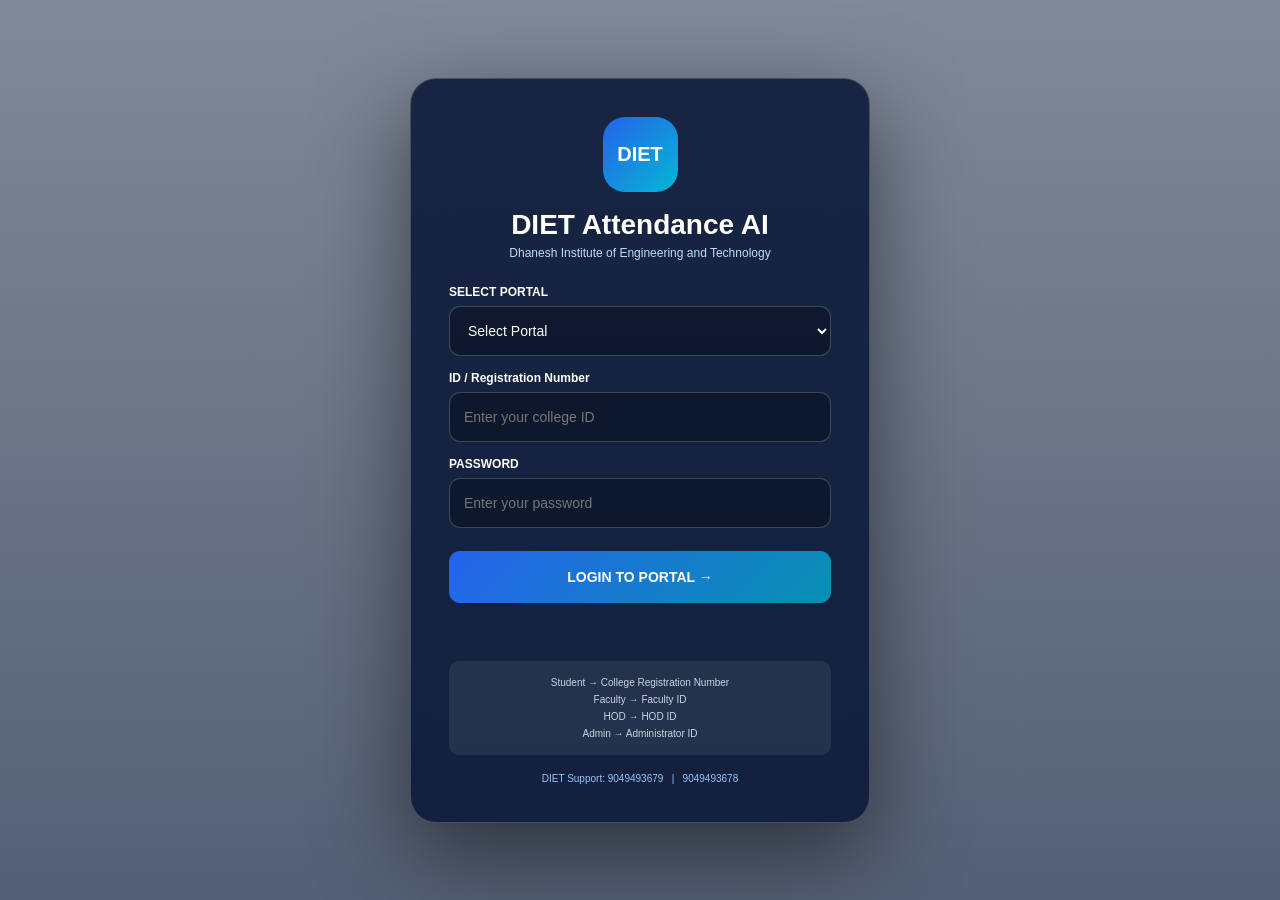
<file: backend/src/main/resources/static/login.html>
<!DOCTYPE html>
<html lang="en">

<head>

<meta charset="UTF-8">

<meta
    name="viewport"
    content="width=device-width, initial-scale=1.0"
>

<title>
DIET Attendance AI - Login
</title>


<style>

* {
    box-sizing: border-box;
}


html,
body {

    margin: 0;

    min-height: 100%;

    font-family:
        "Segoe UI",
        Arial,
        sans-serif;

}


body {

    min-height: 100vh;

    display: flex;

    align-items: center;

    justify-content: center;

    padding: 20px;

    color: white;

    background:

        linear-gradient(
            rgba(3, 20, 50, .50),
            rgba(3, 20, 50, .68)
        ),

        url(
            "https://images.unsplash.com/photo-1562774053-701939374585?auto=format&fit=crop&w=2400&q=95"
        )
        center / cover fixed no-repeat;

}


.login-card {

    width: 100%;

    max-width: 460px;

    padding: 38px;

    border-radius: 26px;

    background:
        rgba(10, 25, 55, .88);

    border:
        1px solid
        rgba(255,255,255,.20);

    box-shadow:
        0 30px 90px
        rgba(0,0,0,.50);

    backdrop-filter:
        blur(20px);

}


.logo {

    width: 75px;

    height: 75px;

    margin: auto;

    display: flex;

    align-items: center;

    justify-content: center;

    border-radius: 22px;

    background:
        linear-gradient(
            135deg,
            #2563eb,
            #06b6d4
        );

    font-weight: 900;

    font-size: 20px;

}


h1 {

    text-align: center;

    margin:
        17px 0 5px;

    font-size: 28px;

}


.subtitle {

    text-align: center;

    color: #bfdbfe;

    font-size: 12px;

    margin-bottom: 25px;

}


label {

    display: block;

    margin:
        15px 0 7px;

    font-size: 12px;

    font-weight: 800;

}


input,
select {

    width: 100%;

    height: 50px;

    padding:
        0 14px;

    border-radius: 11px;

    border:
        1px solid
        rgba(255,255,255,.20);

    outline: none;

    background:
        rgba(0,0,0,.30);

    color: white;

    font-size: 14px;

}


select option {

    color: black;

    background: white;

}


input:focus,
select:focus {

    border-color:
        #38bdf8;

    box-shadow:
        0 0 0 3px
        rgba(56,189,248,.15);

}


button {

    cursor: pointer;

}


.login-button {

    width: 100%;

    height: 52px;

    margin-top: 23px;

    border: 0;

    border-radius: 11px;

    background:
        linear-gradient(
            135deg,
            #2563eb,
            #0891b2
        );

    color: white;

    font-size: 14px;

    font-weight: 900;

}


.login-button:disabled {

    opacity: .60;

    cursor: wait;

}


#message {

    min-height: 24px;

    margin-top: 16px;

    text-align: center;

    font-size: 12px;

    font-weight: 700;

}


.info {

    margin-top: 18px;

    padding: 13px;

    border-radius: 10px;

    background:
        rgba(255,255,255,.07);

    color: #cbd5e1;

    text-align: center;

    font-size: 10px;

    line-height: 1.7;

}


.contact {

    margin-top: 18px;

    text-align: center;

    color: #93c5fd;

    font-size: 10px;

}


</style>

</head>


<body>


<div class="login-card">


<div class="logo">
DIET
</div>


<h1>
DIET Attendance AI
</h1>


<div class="subtitle">
Dhanesh Institute of Engineering and Technology
</div>


<form id="loginForm">


<label for="role">
SELECT PORTAL
</label>


<select
    id="role"
    required
>

<option value="">
Select Portal
</option>

<option value="STUDENT">
Student
</option>

<option value="FACULTY">
Faculty
</option>

<option value="HOD">
HOD
</option>

<option value="ADMIN">
Administrator
</option>

</select>


<label for="id">
ID / Registration Number
</label>


<input
    id="id"
    type="text"
    placeholder="Enter your college ID"
    autocomplete="username"
    required
>


<label for="password">
PASSWORD
</label>


<input
    id="password"
    type="password"
    placeholder="Enter your password"
    autocomplete="current-password"
    required
>


<button
    id="loginButton"
    class="login-button"
    type="submit"
>

LOGIN TO PORTAL →

</button>


<div id="message"></div>


</form>


<div class="info">

Student → College Registration Number

<br>

Faculty → Faculty ID

<br>

HOD → HOD ID

<br>

Admin → Administrator ID

</div>


<div class="contact">

DIET Support:
9049493679 &nbsp; | &nbsp; 9049493678

</div>


</div>


<script>

"use strict";


const form =
    document.getElementById(
        "loginForm"
    );


const button =
    document.getElementById(
        "loginButton"
    );


const message =
    document.getElementById(
        "message"
    );


function showMessage(
    text,
    success
) {

    message.textContent =
        text;

    message.style.color =
        success
            ? "#4ade80"
            : "#f87171";
}


function normalizeRole(
    role
) {

    if (!role) {

        return "";
    }


    const value =
        String(role)
            .trim()
            .toUpperCase();


    if (
        value === "TEACHER" ||
        value === "FACULTY"
    ) {

        return "FACULTY";
    }


    if (value === "STUDENT") {

        return "STUDENT";
    }


    if (value === "HOD") {

        return "HOD";
    }


    if (
        value === "ADMIN" ||
        value === "ADMINISTRATOR"
    ) {

        return "ADMIN";
    }


    return value;
}


function getPortal(
    role
) {

    switch (
        normalizeRole(role)
    ) {

        case "STUDENT":

            return "/student.html";


        case "FACULTY":

            return "/faculty.html";


        case "HOD":

            return "/hod.html";


        case "ADMIN":

            return "/admin-dashboard.html";


        default:

            return null;
    }
}


form.addEventListener(
    "submit",
    async function(event) {

        event.preventDefault();


        const selectedRole =
            normalizeRole(
                document.getElementById(
                    "role"
                ).value
            );


        const id =
            document.getElementById(
                "id"
            ).value.trim();


        const password =
            document.getElementById(
                "password"
            ).value;


        if (!selectedRole) {

            showMessage(
                "Please select a portal.",
                false
            );

            return;
        }


        if (!id) {

            showMessage(
                "Please enter your ID.",
                false
            );

            return;
        }


        if (!password) {

            showMessage(
                "Please enter your password.",
                false
            );

            return;
        }


        button.disabled =
            true;

        button.textContent =
            "AUTHENTICATING...";


        showMessage(
            "Checking your account...",
            true
        );


        try {

            /*
             * CORRECT endpoint for YOUR project.
             *
             * AuthController:
             *
             * @RequestMapping("/api/auth")
             *
             * @PostMapping("/login")
             *
             * = /api/auth/login
             */

            const response =
                await fetch(
                    "/api/auth/login",
                    {

                        method:
                            "POST",

                        headers: {

                            "Content-Type":
                                "application/json",

                            "Accept":
                                "application/json"
                        },

                        body:
                            JSON.stringify({

                                id:
                                    id,

                                password:
                                    password

                            })
                    }
                );


            const text =
                await response.text();


            let data = null;


            try {

                data =
                    JSON.parse(text);

            } catch {

                data = null;
            }


            if (!response.ok) {

                throw new Error(

                    data &&
                    data.message

                        ? data.message

                        : (
                            text ||
                            "Invalid ID or password."
                        )
                );
            }


            if (
                !data ||
                data.success !== true
            ) {

                throw new Error(

                    data &&
                    data.message

                        ? data.message

                        : "Login failed."
                );
            }


            /*
             * AuthController returns the user
             * fields directly.
             */

            const actualRole =
                normalizeRole(
                    data.role
                );


            if (!actualRole) {

                throw new Error(
                    "Your account has no valid role."
                );
            }


            /*
             * Make sure selected portal and
             * actual account role match.
             */

            if (
                actualRole !==
                selectedRole
            ) {

                throw new Error(
                    "This account belongs to the " +
                    actualRole +
                    " portal."
                );
            }


            /*
             * Build one standard user object.
             */

            const user = {

                id:
                    data.id || id,

                name:
                    data.name || "",

                role:
                    actualRole,

                department:
                    data.department || "",

                designation:
                    data.designation || "",

                email:
                    data.email || "",

                profilePhoto:
                    data.profilePhoto || "",

                registrationNumber:
                    data.registrationNumber || id

            };


            const userJson =
                JSON.stringify(
                    user
                );


            /*
             * Store session.
             */

            sessionStorage.setItem(
                "authenticatedUser",
                userJson
            );


            sessionStorage.setItem(
                "attendanceUser",
                userJson
            );


            localStorage.setItem(
                "authenticatedUser",
                userJson
            );


            localStorage.setItem(
                "attendanceUser",
                userJson
            );


            localStorage.setItem(
                "userId",
                user.id
            );


            localStorage.setItem(
                "userName",
                user.name
            );


            localStorage.setItem(
                "userRole",
                user.role
            );


            localStorage.setItem(
                "userDepartment",
                user.department
            );


            localStorage.setItem(
                "registrationNumber",
                user.registrationNumber
            );


            showMessage(
                "Login successful. Opening your portal...",
                true
            );


            const destination =
                getPortal(
                    actualRole
                );


            if (!destination) {

                throw new Error(
                    "Portal not configured."
                );
            }


            setTimeout(
                function() {

                    window.location.href =
                        destination;

                },
                400
            );


        } catch (error) {

            console.error(
                "LOGIN ERROR:",
                error
            );


            showMessage(
                error.message ||
                "Unable to login.",
                false
            );


            button.disabled =
                false;

            button.textContent =
                "LOGIN TO PORTAL →";
        }

    }
);

</script>


</body>

</html>
</file>
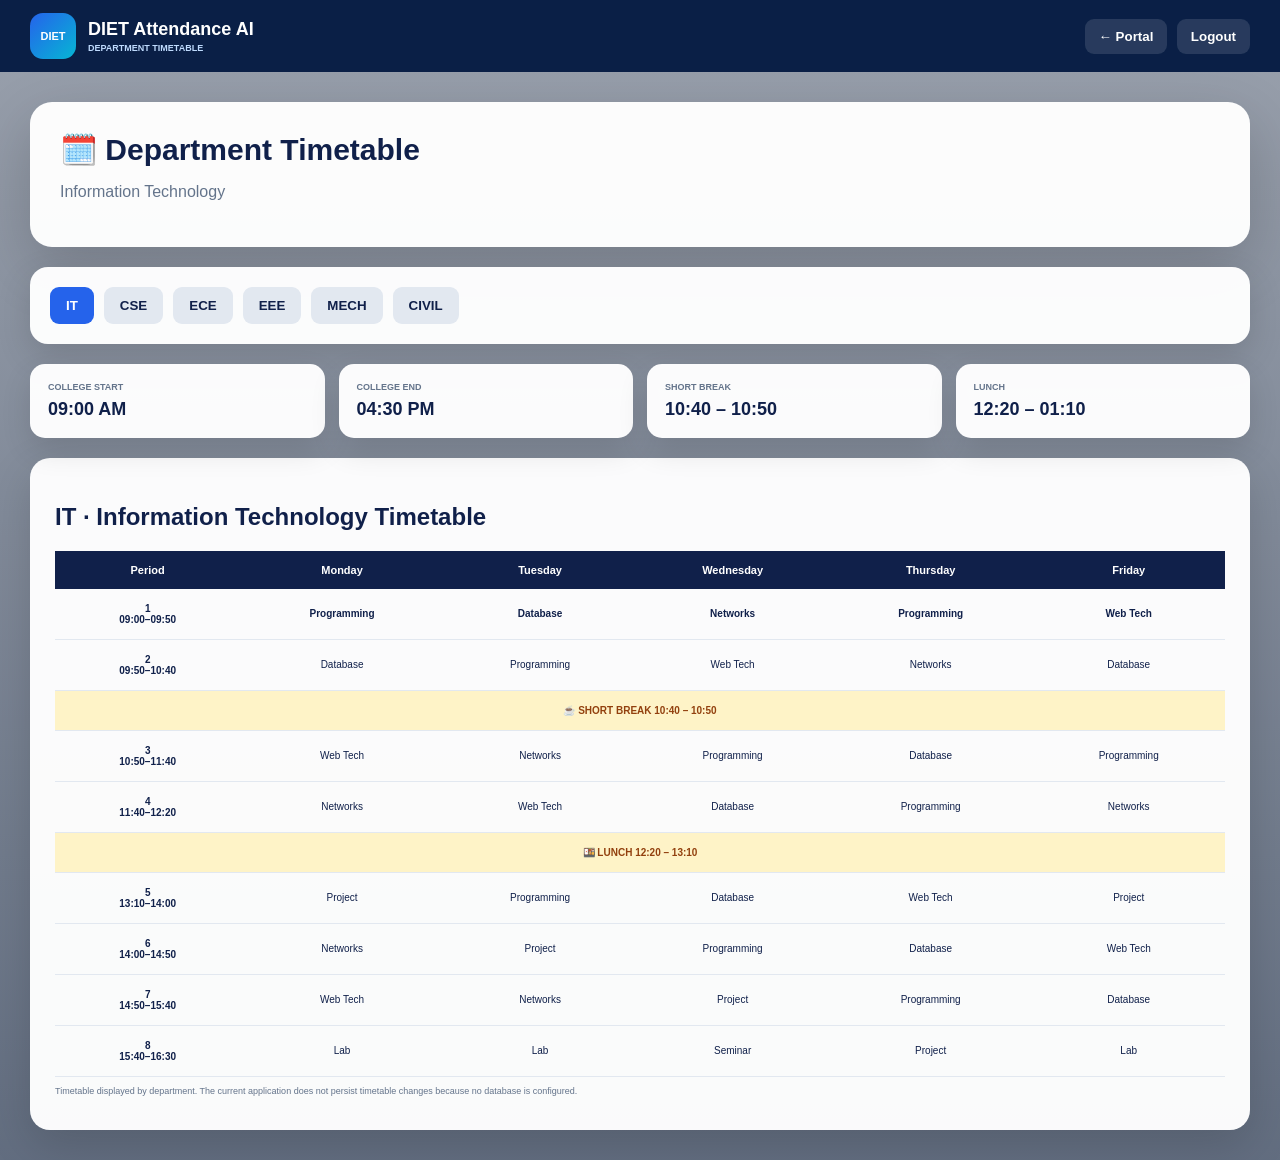
<file: backend/src/main/resources/static/timetable.html>
<!DOCTYPE html>
<html lang="en">

<head>

<meta charset="UTF-8">

<meta
name="viewport"
content="width=device-width,initial-scale=1.0"
>

<title>
DIET AI | Department Timetable
</title>

<style>

*{
box-sizing:border-box;
}

body{

margin:0;

min-height:100vh;

font-family:
"Segoe UI",
Arial,
sans-serif;

color:#10204a;

background:

linear-gradient(
rgba(2,20,50,.40),
rgba(2,20,50,.62)
),

url(
"https://images.unsplash.com/photo-1562774053-701939374585?auto=format&fit=crop&w=2400&q=95"
)

center/cover fixed no-repeat;

}

.header{

min-height:72px;

padding:12px 30px;

display:flex;

align-items:center;

justify-content:space-between;

background:
rgba(3,25,65,.95);

color:white;

position:sticky;

top:0;

z-index:100;

backdrop-filter:
blur(15px);

}

.brand{

display:flex;

align-items:center;

gap:12px;

}

.logo{

width:46px;

height:46px;

display:flex;

align-items:center;

justify-content:center;

border-radius:13px;

background:
linear-gradient(
135deg,
#2563eb,
#06b6d4
);

font-size:11px;

font-weight:900;

}

.brand h1{

margin:0;

font-size:18px;

}

.brand p{

margin:3px 0 0;

color:#bfdbfe;

font-size:9px;

font-weight:700;

}

.header button{

border:0;

border-radius:9px;

padding:10px 14px;

margin-left:5px;

background:
rgba(255,255,255,.12);

color:white;

cursor:pointer;

font-weight:800;

}

.container{

max-width:1400px;

margin:auto;

padding:30px;

}

.hero{

padding:30px;

border-radius:22px;

background:
rgba(255,255,255,.97);

box-shadow:
0 20px 60px
rgba(0,0,0,.18);

}

.hero h2{

margin:0;

font-size:30px;

}

.hero p{

color:#64748b;

}

.controls{

margin-top:20px;

padding:20px;

border-radius:18px;

background:
rgba(255,255,255,.97);

box-shadow:
0 12px 35px
rgba(0,0,0,.14);

display:flex;

gap:10px;

flex-wrap:wrap;

}

.controls button{

border:0;

border-radius:9px;

padding:11px 16px;

background:#e2e8f0;

color:#10204a;

cursor:pointer;

font-weight:800;

}

.controls button:hover{

background:#bfdbfe;

}

.controls button.active{

background:#2563eb;

color:white;

}

.info{

margin-top:20px;

display:grid;

grid-template-columns:
repeat(4,1fr);

gap:14px;

}

.info-card{

padding:18px;

border-radius:15px;

background:
rgba(255,255,255,.97);

box-shadow:
0 12px 30px
rgba(0,0,0,.12);

}

.info-label{

font-size:9px;

font-weight:900;

color:#64748b;

}

.info-value{

margin-top:7px;

font-size:18px;

font-weight:900;

}

.schedule{

margin-top:20px;

padding:25px;

border-radius:20px;

background:
rgba(255,255,255,.97);

box-shadow:
0 15px 45px
rgba(0,0,0,.15);

overflow-x:auto;

}

table{

width:100%;

min-width:900px;

border-collapse:collapse;

}

th{

padding:13px;

background:#10204a;

color:white;

font-size:11px;

text-align:center;

}

td{

padding:14px;

border-bottom:
1px solid #e2e8f0;

font-size:10px;

text-align:center;

}

.period{

font-weight:900;

white-space:nowrap;

}

.break{

background:#fef3c7;

color:#92400e;

font-weight:900;

}

.subject{

font-weight:800;

}

.small{

font-size:9px;

color:#64748b;

}

@media(max-width:800px){

.info{

grid-template-columns:
repeat(2,1fr);

}

}

@media(max-width:550px){

.header{

padding:
12px 15px;

}

.header-actions{

display:none;

}

.container{

padding:
18px 15px;

}

.info{

grid-template-columns:1fr;

}

}

</style>

</head>


<body>


<header class="header">

<div class="brand">

<div class="logo">
DIET
</div>

<div>

<h1>
DIET Attendance AI
</h1>

<p>
DEPARTMENT TIMETABLE
</p>

</div>

</div>


<div class="header-actions">

<button onclick="goBack()">
← Portal
</button>

<button onclick="logout()">
Logout
</button>

</div>

</header>


<main class="container">


<section class="hero">

<h2>
🗓️ Department Timetable
</h2>

<p id="departmentTitle">
Select a department to view its timetable.
</p>

</section>


<section class="controls">

<button
id="IT"
onclick="showDepartment('IT')"
>
IT
</button>

<button
id="CSE"
onclick="showDepartment('CSE')"
>
CSE
</button>

<button
id="ECE"
onclick="showDepartment('ECE')"
>
ECE
</button>

<button
id="EEE"
onclick="showDepartment('EEE')"
>
EEE
</button>

<button
id="MECH"
onclick="showDepartment('MECH')"
>
MECH
</button>

<button
id="CIVIL"
onclick="showDepartment('CIVIL')"
>
CIVIL
</button>

</section>


<section class="info">


<div class="info-card">

<div class="info-label">
COLLEGE START
</div>

<div class="info-value">
09:00 AM
</div>

</div>


<div class="info-card">

<div class="info-label">
COLLEGE END
</div>

<div class="info-value">
04:30 PM
</div>

</div>


<div class="info-card">

<div class="info-label">
SHORT BREAK
</div>

<div class="info-value">
10:40 – 10:50
</div>

</div>


<div class="info-card">

<div class="info-label">
LUNCH
</div>

<div class="info-value">
12:20 – 01:10
</div>

</div>


</section>


<section class="schedule">

<h2 id="scheduleTitle">
IT Timetable
</h2>

<table>

<thead>

<tr>

<th>
Period
</th>

<th>
Monday
</th>

<th>
Tuesday
</th>

<th>
Wednesday
</th>

<th>
Thursday
</th>

<th>
Friday
</th>

</tr>

</thead>


<tbody>


<tr>

<td class="period">
1<br>
09:00–09:50
</td>

<td class="subject">
Programming
</td>

<td class="subject">
Database
</td>

<td class="subject">
Networks
</td>

<td class="subject">
Programming
</td>

<td class="subject">
Web Tech
</td>

</tr>


<tr>

<td class="period">
2<br>
09:50–10:40
</td>

<td>
Database
</td>

<td>
Programming
</td>

<td>
Web Tech
</td>

<td>
Networks
</td>

<td>
Database
</td>

</tr>


<tr>

<td
class="period break"
colspan="6"
>

☕ SHORT BREAK
10:40 – 10:50

</td>

</tr>


<tr>

<td class="period">
3<br>
10:50–11:40
</td>

<td>
Web Tech
</td>

<td>
Networks
</td>

<td>
Programming
</td>

<td>
Database
</td>

<td>
Programming
</td>

</tr>


<tr>

<td class="period">
4<br>
11:40–12:20
</td>

<td>
Networks
</td>

<td>
Web Tech
</td>

<td>
Database
</td>

<td>
Programming
</td>

<td>
Networks
</td>

</tr>


<tr>

<td
class="period break"
colspan="6"
>

🍱 LUNCH
12:20 – 13:10

</td>

</tr>


<tr>

<td class="period">
5<br>
13:10–14:00
</td>

<td>
Project
</td>

<td>
Programming
</td>

<td>
Database
</td>

<td>
Web Tech
</td>

<td>
Project
</td>

</tr>


<tr>

<td class="period">
6<br>
14:00–14:50
</td>

<td>
Networks
</td>

<td>
Project
</td>

<td>
Programming
</td>

<td>
Database
</td>

<td>
Web Tech
</td>

</tr>


<tr>

<td class="period">
7<br>
14:50–15:40
</td>

<td>
Web Tech
</td>

<td>
Networks
</td>

<td>
Project
</td>

<td>
Programming
</td>

<td>
Database
</td>

</tr>


<tr>

<td class="period">
8<br>
15:40–16:30
</td>

<td>
Lab
</td>

<td>
Lab
</td>

<td>
Seminar
</td>

<td>
Project
</td>

<td>
Lab
</td>

</tr>


</tbody>

</table>


<p class="small">

Timetable displayed by department.
The current application does not persist timetable
changes because no database is configured.

</p>

</section>


</main>


<script>

"use strict";


const params=
new URLSearchParams(
window.location.search
);


const requestedDepartment=
params.get("department");


const departments={

IT:
"Information Technology",

CSE:
"Computer Science and Engineering",

ECE:
"Electronics and Communication Engineering",

EEE:
"Electrical and Electronics Engineering",

MECH:
"Mechanical Engineering",

CIVIL:
"Civil Engineering"

};


function showDepartment(code){

if(!departments[code]){
return;
}


document.getElementById(
"departmentTitle"
).textContent=
departments[code];


document.getElementById(
"scheduleTitle"
).textContent=
code+" · "+departments[code]+
" Timetable";


document.querySelectorAll(
".controls button"
)
.forEach(
button=>{
button.classList.remove(
"active"
);
}
);


const selected=
document.getElementById(code);


if(selected){
selected.classList.add("active");
}

}


/* Open requested department,
   otherwise IT. */

showDepartment(
departments[
requestedDepartment
]
?
requestedDepartment
:
"IT"
);


function goBack(){

const raw=
sessionStorage.getItem(
"authenticatedUser"
)
||
localStorage.getItem(
"authenticatedUser"
);

if(!raw){

window.location.href=
"/login.html";

return;

}


try{

const user=
JSON.parse(raw);


const role=
String(
user.role||""
).toUpperCase();


if(role==="STUDENT"){

window.location.href=
"/student.html";

}

else if(role==="FACULTY"){

window.location.href=
"/faculty.html";

}

else if(role==="HOD"){

window.location.href=
"/hod.html";

}

else if(role==="ADMIN"){

window.location.href=
"/admin-dashboard.html";

}

else{

window.location.href=
"/login.html";

}

}

catch{

window.location.href=
"/login.html";

}

}


function logout(){

sessionStorage.clear();

localStorage.clear();

window.location.href=
"/login.html";

}

</script>

</body>
</html>
</file>
